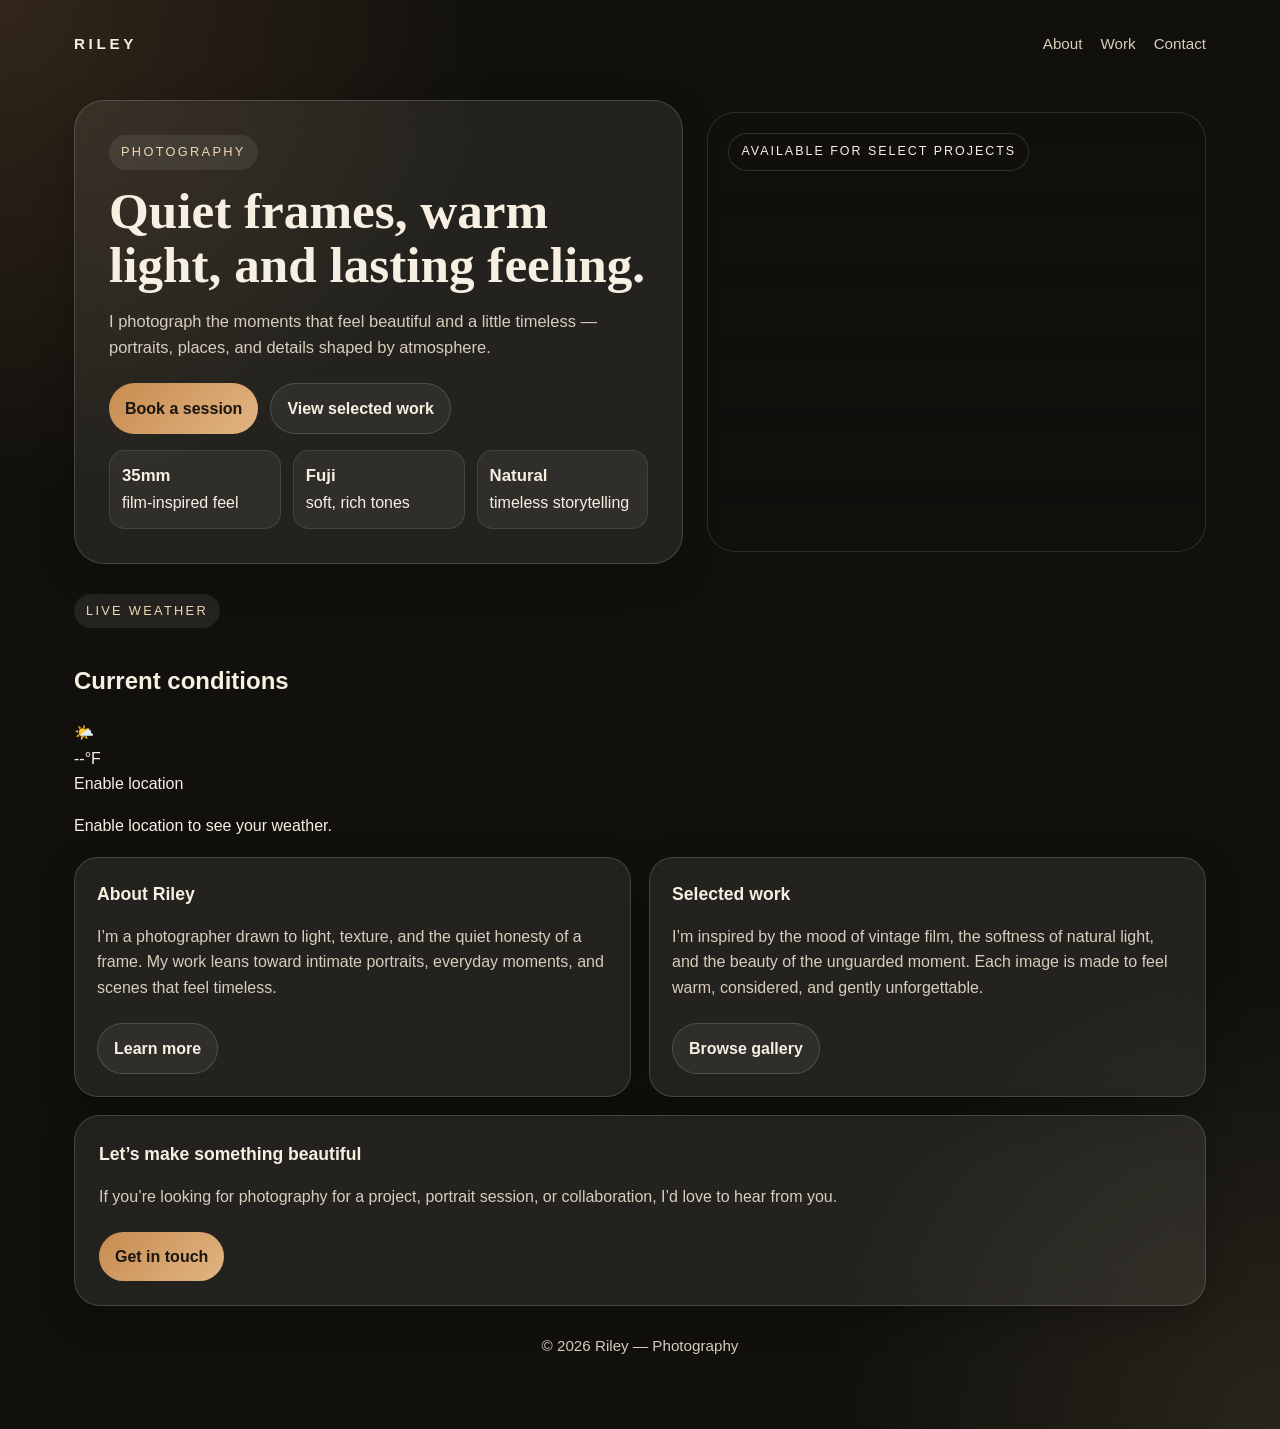
<file: index.html>
<!DOCTYPE html>
<html lang="en">
  <head>
    <meta charset="UTF-8" />
    <meta name="viewport" content="width=device-width, initial-scale=1.0" />
    <title>Riley | Photographer</title>
    <meta
      name="description"
      content="Riley is a photographer creating beautiful, timeless images shaped by light, texture, and impactful moments."
    />
    <link rel="stylesheet" href="styles.css" />
  </head>
  <body>
    <div class="page">
      <nav class="nav">
        <a href="index.html" class="brand">Riley</a>
        <div class="nav-links">
          <a href="pages/about.html">About</a>
          <a href="pages/work.html">Work</a>
          <a href="pages/contact.html">Contact</a>
        </div>
      </nav>

      <section class="hero" id="top">
        <div class="hero-card">
          <span class="eyebrow">Photography</span>
          <h1>Quiet frames, warm light, and lasting feeling.</h1>
          <p class="lead">
            I photograph the moments that feel beautiful and a little timeless — portraits, places, and details shaped by atmosphere.
          </p>
          <div class="actions">
            <a class="btn btn-primary" href="pages/contact.html">Book a session</a>
            <a class="btn btn-secondary" href="pages/work.html">View selected work</a>
          </div>
          <div class="stats">
            <div class="stat"><strong>35mm</strong><span>film-inspired feel</span></div>
            <div class="stat"><strong>Fuji</strong><span>soft, rich tones</span></div>
            <div class="stat"><strong>Natural</strong><span>timeless storytelling</span></div>
          </div>
        </div>

        <div class="portrait">
          <span class="badge">Available for select projects</span>
        </div>
      </section>

      <section class="weather-card" aria-live="polite">
        <div class="weather-header">
          <div>
            <span class="eyebrow">Live weather</span>
            <h2>Current conditions</h2>
          </div>
          <div class="weather-icon" id="weather-icon" aria-hidden="true">☀️</div>
        </div>
        <div class="weather-main">
          <div class="weather-temp" id="weather-temp">--°F</div>
          <div class="weather-condition" id="weather-condition">Checking your location…</div>
        </div>
        <p class="weather-status" id="weather-status">Using your browser location to fetch live weather.</p>
      </section>

      <section class="content-grid">
        <article class="card">
          <h2>About Riley</h2>
          <p>
            I’m a photographer drawn to light, texture, and the quiet honesty of a frame. My work leans toward intimate portraits,
            everyday moments, and scenes that feel timeless.
          </p>
          <div class="actions">
            <a class="btn btn-secondary" href="pages/about.html">Learn more</a>
          </div>
        </article>
        <article class="card">
          <h2>Selected work</h2>
          <p>
            I’m inspired by the mood of vintage film, the softness of natural light, and the beauty of the unguarded moment.
            Each image is made to feel warm, considered, and gently unforgettable.
          </p>
          <div class="actions">
            <a class="btn btn-secondary" href="pages/work.html">Browse gallery</a>
          </div>
        </article>
      </section>

      <section class="panel">
        <h2>Let’s make something beautiful</h2>
        <p>
          If you’re looking for photography for a project, portrait session, or collaboration, I’d love to hear from you.
        </p>
        <div class="actions">
          <a class="btn btn-primary" href="pages/contact.html">Get in touch</a>
        </div>
      </section>

      <footer>© 2026 Riley — Photography</footer>
    </div>
    <script src="app.js"></script>
  </body>
</html>
</file>
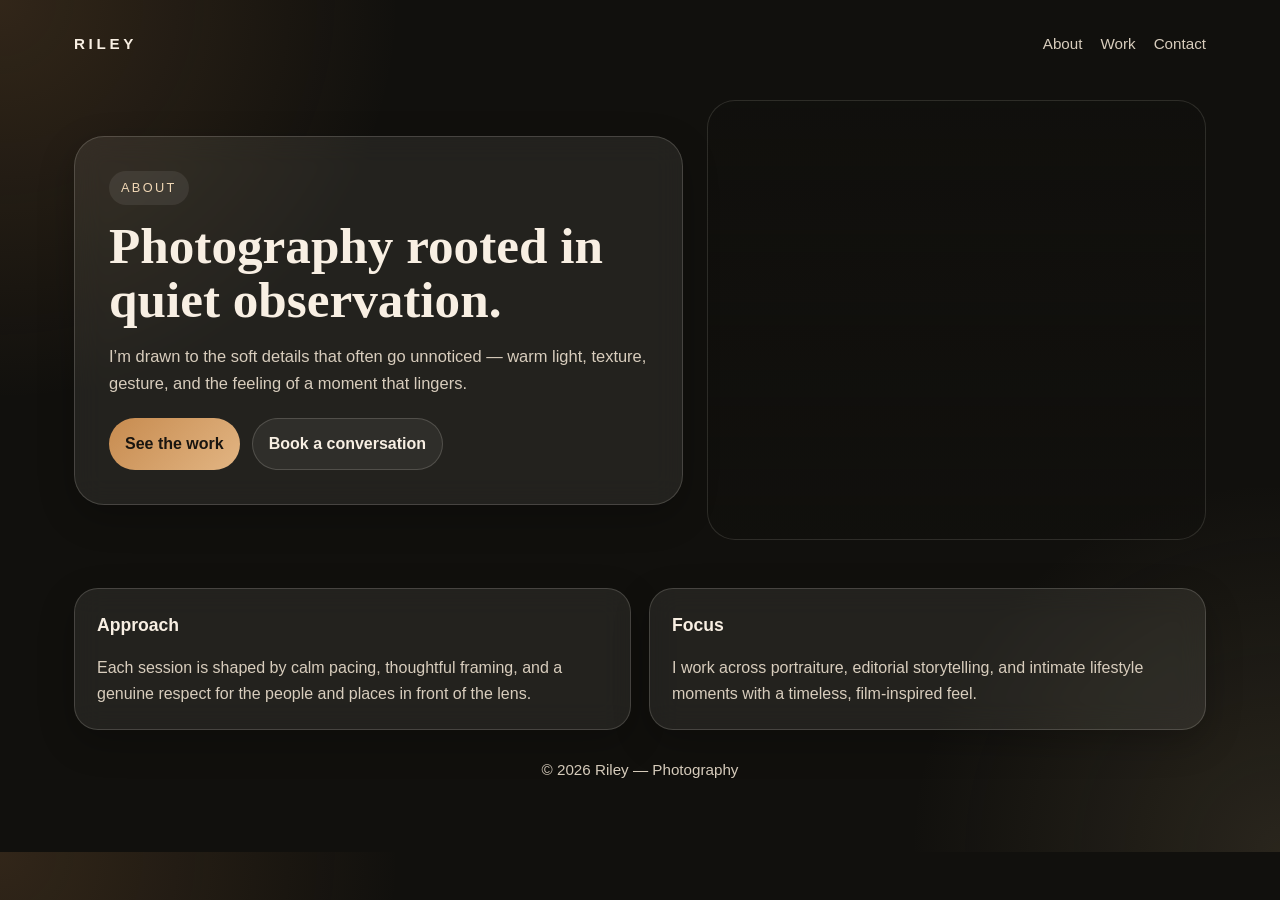
<file: pages/about.html>
<!DOCTYPE html>
<html lang="en">
  <head>
    <meta charset="UTF-8" />
    <meta name="viewport" content="width=device-width, initial-scale=1.0" />
    <title>About | Riley</title>
    <meta name="description" content="Learn more about Riley and the photography approach behind the work." />
    <link rel="stylesheet" href="../styles.css" />
  </head>
  <body>
    <div class="page">
      <nav class="nav">
        <a href="../index.html" class="brand">Riley</a>
        <div class="nav-links">
          <a href="about.html">About</a>
          <a href="work.html">Work</a>
          <a href="contact.html">Contact</a>
        </div>
      </nav>

      <section class="hero">
        <div class="hero-card">
          <span class="eyebrow">About</span>
          <h1>Photography rooted in quiet observation.</h1>
          <p class="lead">
            I’m drawn to the soft details that often go unnoticed — warm light, texture, gesture, and the feeling of a moment that lingers.
          </p>
          <div class="actions">
            <a class="btn btn-primary" href="work.html">See the work</a>
            <a class="btn btn-secondary" href="contact.html">Book a conversation</a>
          </div>
        </div>

        <div class="portrait"></div>
      </section>

      <section class="content-grid">
        <article class="card">
          <h2>Approach</h2>
          <p>
            Each session is shaped by calm pacing, thoughtful framing, and a genuine respect for the people and places in front of the lens.
          </p>
        </article>
        <article class="card">
          <h2>Focus</h2>
          <p>
            I work across portraiture, editorial storytelling, and intimate lifestyle moments with a timeless, film-inspired feel.
          </p>
        </article>
      </section>

      <footer>© 2026 Riley — Photography</footer>
    </div>
    <script src="../app.js"></script>
  </body>
</html>
</file>
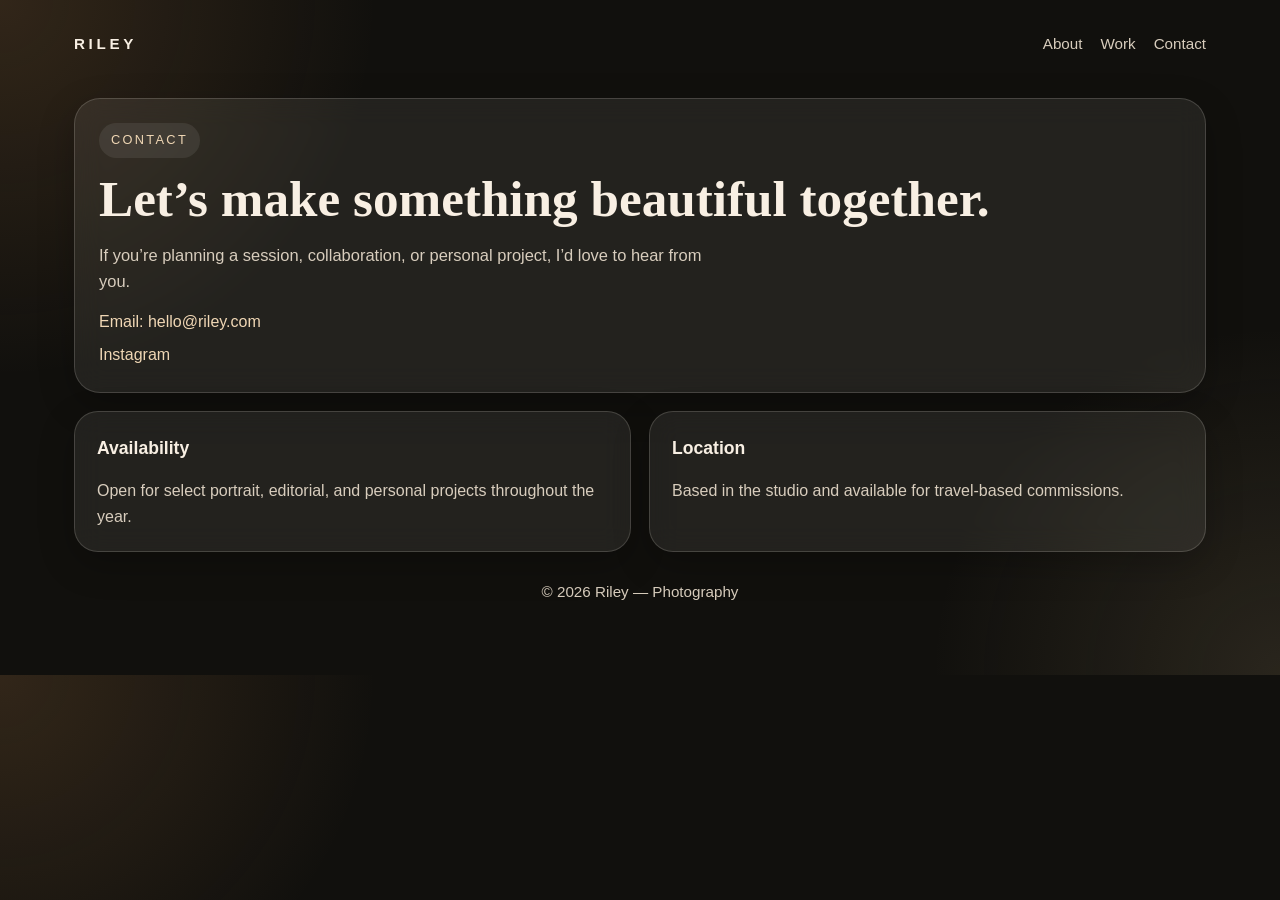
<file: pages/contact.html>
<!DOCTYPE html>
<html lang="en">
  <head>
    <meta charset="UTF-8" />
    <meta name="viewport" content="width=device-width, initial-scale=1.0" />
    <title>Contact | Riley</title>
    <meta name="description" content="Get in touch to book a photography session or collaboration." />
    <link rel="stylesheet" href="../styles.css" />
  </head>
  <body>
    <div class="page">
      <nav class="nav">
        <a href="../index.html" class="brand">Riley</a>
        <div class="nav-links">
          <a href="about.html">About</a>
          <a href="work.html">Work</a>
          <a href="contact.html">Contact</a>
        </div>
      </nav>

      <section class="panel">
        <span class="eyebrow">Contact</span>
        <h1>Let’s make something beautiful together.</h1>
        <p class="lead">
          If you’re planning a session, collaboration, or personal project, I’d love to hear from you.
        </p>

        <div class="contact-list">
          <a href="mailto:hello@riley.com">Email: hello@riley.com</a>
          <a href="https://www.instagram.com/" target="_blank" rel="noreferrer">Instagram</a>
        </div>
      </section>

      <section class="content-grid">
        <article class="card">
          <h2>Availability</h2>
          <p>Open for select portrait, editorial, and personal projects throughout the year.</p>
        </article>
        <article class="card">
          <h2>Location</h2>
          <p>Based in the studio and available for travel-based commissions.</p>
        </article>
      </section>

      <footer>© 2026 Riley — Photography</footer>
    </div>
    <script src="../app.js"></script>
  </body>
</html>
</file>
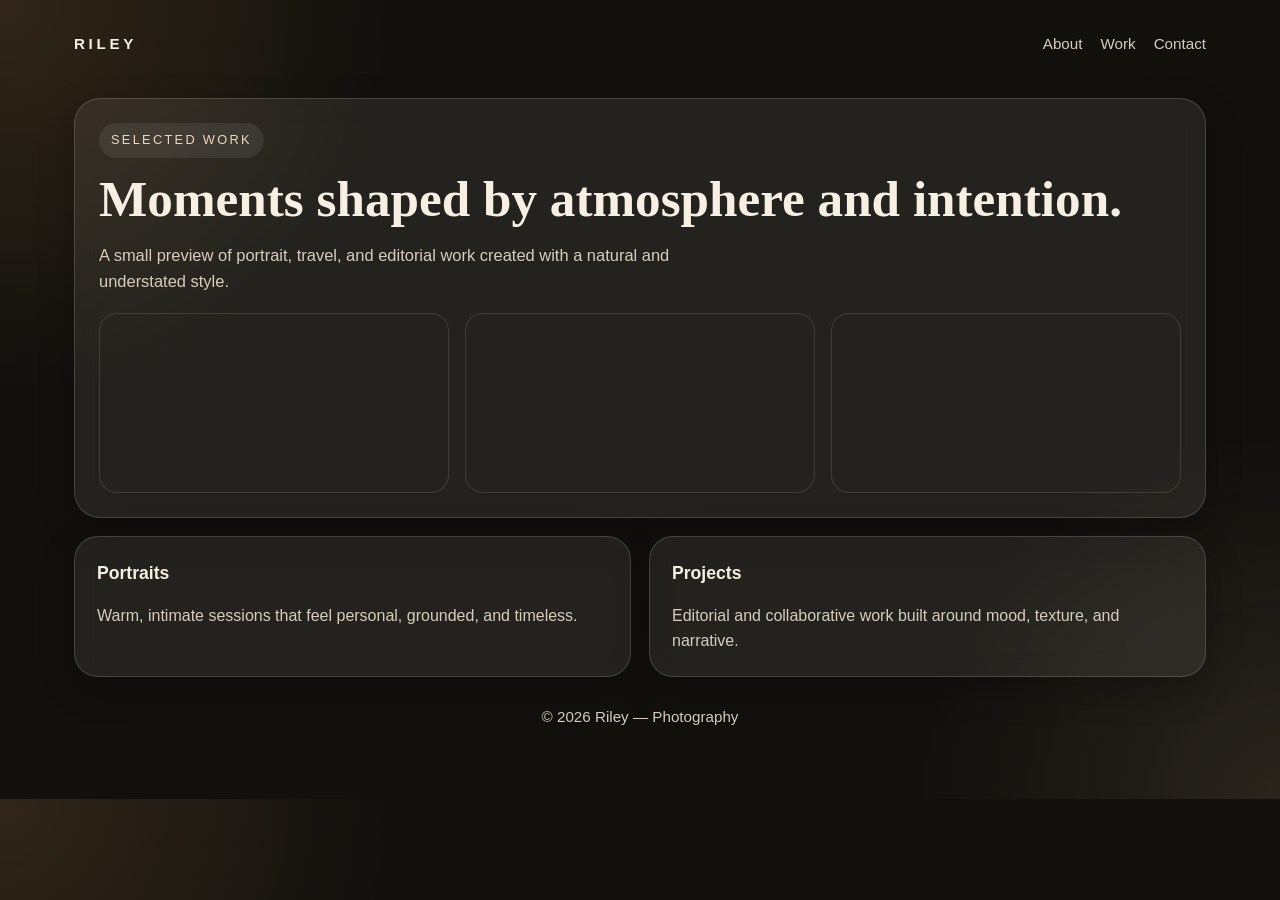
<file: pages/work.html>
<!DOCTYPE html>
<html lang="en">
  <head>
    <meta charset="UTF-8" />
    <meta name="viewport" content="width=device-width, initial-scale=1.0" />
    <title>Work | Riley</title>
    <meta name="description" content="Browse a curated collection of photography work and projects." />
    <link rel="stylesheet" href="../styles.css" />
  </head>
  <body>
    <div class="page">
      <nav class="nav">
        <a href="../index.html" class="brand">Riley</a>
        <div class="nav-links">
          <a href="about.html">About</a>
          <a href="work.html">Work</a>
          <a href="contact.html">Contact</a>
        </div>
      </nav>

      <section class="panel">
        <span class="eyebrow">Selected work</span>
        <h1>Moments shaped by atmosphere and intention.</h1>
        <p class="lead">
          A small preview of portrait, travel, and editorial work created with a natural and understated style.
        </p>

        <div class="gallery">
          <div class="photo one"></div>
          <div class="photo two"></div>
          <div class="photo three"></div>
        </div>
      </section>

      <section class="content-grid">
        <article class="card">
          <h2>Portraits</h2>
          <p>Warm, intimate sessions that feel personal, grounded, and timeless.</p>
        </article>
        <article class="card">
          <h2>Projects</h2>
          <p>Editorial and collaborative work built around mood, texture, and narrative.</p>
        </article>
      </section>

      <footer>© 2026 Riley — Photography</footer>
    </div>
    <script src="../app.js"></script>
  </body>
</html>
</file>
<file: styles.css>
:root {
  --bg: #11100d;
  --bg-soft: #1c1914;
  --card: rgba(255, 248, 238, 0.08);
  --card-strong: rgba(255, 248, 238, 0.12);
  --text: #f8efe3;
  --muted: #d8cdbd;
  --accent: #c78b4f;
  --accent-2: #8a7a5a;
  --line: rgba(255, 248, 238, 0.16);
}

* {
  box-sizing: border-box;
}

html {
  scroll-behavior: smooth;
}

body {
  margin: 0;
  font-family: "Inter", "Segoe UI", Roboto, Arial, sans-serif;
  color: var(--text);
  background:
    radial-gradient(circle at top left, rgba(199, 139, 79, 0.18), transparent 26%),
    radial-gradient(circle at bottom right, rgba(138, 122, 90, 0.2), transparent 24%),
    var(--bg);
  line-height: 1.6;
}

a {
  color: inherit;
  text-decoration: none;
}

.page {
  max-width: 1180px;
  margin: 0 auto;
  padding: 24px 24px 60px;
}

.nav {
  display: flex;
  justify-content: space-between;
  align-items: center;
  padding: 8px 0 24px;
}

.brand {
  font-size: 0.95rem;
  font-weight: 700;
  letter-spacing: 0.24em;
  text-transform: uppercase;
}

.nav-links {
  display: flex;
  gap: 18px;
  color: var(--muted);
  font-size: 0.95rem;
}

.hero {
  display: grid;
  grid-template-columns: 1.1fr 0.9fr;
  gap: 24px;
  align-items: center;
  padding: 20px 0 30px;
}

.hero-card,
.card,
.panel {
  background: var(--card);
  border: 1px solid var(--line);
  box-shadow: 0 12px 36px rgba(0, 0, 0, 0.24);
  backdrop-filter: blur(14px);
  -webkit-backdrop-filter: blur(14px);
}

.hero-card {
  border-radius: 30px;
  padding: 34px;
}

.eyebrow {
  display: inline-block;
  padding: 7px 12px;
  border-radius: 999px;
  background: rgba(255, 248, 238, 0.08);
  color: #f0d7b5;
  font-size: 0.8rem;
  letter-spacing: 0.18em;
  text-transform: uppercase;
  margin-bottom: 14px;
}

h1 {
  font-family: "Georgia", "Iowan Old Style", "Palatino Linotype", serif;
  font-size: clamp(2.2rem, 4vw, 3.2rem);
  line-height: 1.05;
  margin: 0 0 16px;
}

.lead {
  font-size: 1.03rem;
  color: var(--muted);
  max-width: 620px;
}

.actions {
  display: flex;
  gap: 12px;
  flex-wrap: wrap;
  margin-top: 22px;
}

.btn {
  display: inline-flex;
  align-items: center;
  justify-content: center;
  padding: 12px 16px;
  border-radius: 999px;
  font-weight: 600;
}

.btn-primary {
  background: linear-gradient(135deg, var(--accent), #e2b583);
  color: #191510;
}

.btn-secondary {
  border: 1px solid var(--line);
  background: rgba(255, 248, 238, 0.06);
}

.portrait {
  overflow: hidden;
  border-radius: 28px;
  min-height: 440px;
  background:
    linear-gradient(180deg, rgba(17, 16, 13, 0.12), rgba(17, 16, 13, 0.5)),
    url("https://images.unsplash.com/photo-1515886657613-9f3515b0c78f?auto=format&fit=crop&w=1000&q=80") center/cover;
  border: 1px solid rgba(255, 248, 238, 0.12);
}

.portrait .badge {
  margin: 20px;
  display: inline-block;
  padding: 8px 12px;
  border-radius: 999px;
  background: rgba(17, 16, 13, 0.65);
  border: 1px solid rgba(255, 248, 238, 0.14);
  font-size: 0.78rem;
  letter-spacing: 0.16em;
  text-transform: uppercase;
}

.content-grid {
  display: grid;
  grid-template-columns: 1fr 1fr;
  gap: 18px;
  margin-top: 18px;
}

.card {
  border-radius: 24px;
  padding: 22px;
}

.card h2,
.panel h2 {
  margin-top: 0;
  font-size: 1.1rem;
}

.card p,
.panel p {
  color: var(--muted);
  margin-bottom: 0;
}

.stats {
  display: flex;
  gap: 12px;
  flex-wrap: wrap;
  margin-top: 16px;
}

.stat {
  flex: 1;
  min-width: 110px;
  padding: 12px;
  border-radius: 16px;
  background: rgba(255, 248, 238, 0.06);
  border: 1px solid rgba(255, 248, 238, 0.1);
}

.stat strong {
  display: block;
  font-size: 1.05rem;
}

.gallery {
  display: grid;
  grid-template-columns: repeat(3, minmax(0, 1fr));
  gap: 16px;
  margin-top: 18px;
}

.photo {
  min-height: 180px;
  border-radius: 18px;
  background-size: cover;
  background-position: center;
  border: 1px solid rgba(255, 248, 238, 0.12);
  filter: sepia(0.28) saturate(0.84) contrast(1.03);
}

.photo.one {
  background-image: url("https://images.unsplash.com/photo-1492691527719-9d1e07e534b4?auto=format&fit=crop&w=800&q=80");
}

.photo.two {
  background-image: url("https://images.unsplash.com/photo-1518623489648-a173ef7824f3?auto=format&fit=crop&w=800&q=80");
}

.photo.three {
  background-image: url("https://images.unsplash.com/photo-1500530855697-b586d89ba3ee?auto=format&fit=crop&w=800&q=80");
}

.panel {
  border-radius: 26px;
  padding: 24px;
  margin-top: 18px;
}

.contact-list {
  margin-top: 14px;
  display: grid;
  gap: 8px;
}

.contact-list a {
  color: #f0d7b5;
}

footer {
  text-align: center;
  color: var(--muted);
  padding: 28px 0 10px;
  font-size: 0.95rem;
}

@media (max-width: 900px) {
  .hero,
  .content-grid,
  .gallery {
    grid-template-columns: 1fr;
  }

  .hero-card {
    padding: 24px;
  }

  .portrait {
    min-height: 320px;
  }
}

@media (max-width: 640px) {
  .page {
    padding: 16px 16px 40px;
  }

  .nav {
    flex-direction: column;
    align-items: flex-start;
    gap: 10px;
  }

  .nav-links {
    flex-wrap: wrap;
    gap: 12px;
  }
}
</file>
